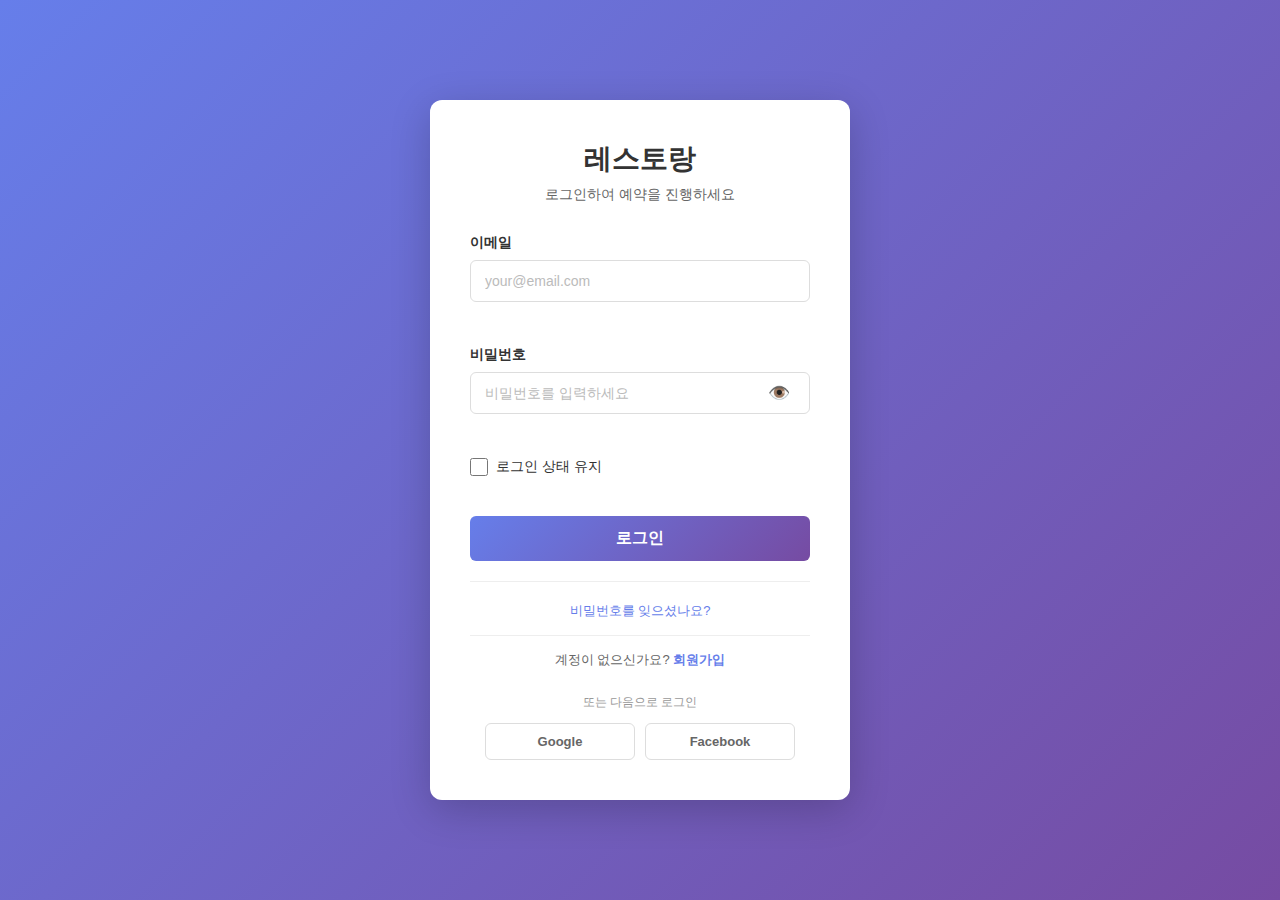
<file: 05.Restaurant Website/Resturant-web/login.html>
<!DOCTYPE html>
<html lang="ko">
<head>
    <meta charset="UTF-8">
    <meta name="viewport" content="width=device-width, initial-scale=1.0">
    <title>로그인 - 레스토랑</title>
    <link rel="stylesheet" href="css/login.css">
</head>
<body>
    <div class="login-container">
        <div class="login-wrapper">
            <div class="login-header">
                <h1>레스토랑</h1>
                <p>로그인하여 예약을 진행하세요</p>
            </div>

            <form id="loginForm" class="login-form">
                <div class="form-group">
                    <label for="email">이메일</label>
                    <input 
                        type="email" 
                        id="email" 
                        name="email" 
                        placeholder="your@email.com"
                        required
                    >
                    <span class="error-message" id="emailError"></span>
                </div>

                <div class="form-group">
                    <label for="password">비밀번호</label>
                    <div class="password-wrapper">
                        <input 
                            type="password" 
                            id="password" 
                            name="password" 
                            placeholder="비밀번호를 입력하세요"
                            required
                        >
                        <button type="button" class="toggle-password" id="togglePassword">
                            <span class="eye-icon">👁️</span>
                        </button>
                    </div>
                    <span class="error-message" id="passwordError"></span>
                </div>

                <div class="form-group checkbox">
                    <input 
                        type="checkbox" 
                        id="remember" 
                        name="remember"
                    >
                    <label for="remember">로그인 상태 유지</label>
                </div>

                <button type="submit" class="btn-login">로그인</button>
            </form>

            <div class="login-footer">
                <a href="#" class="link-forgot-password">비밀번호를 잊으셨나요?</a>
                <div class="divider"></div>
                <p class="signup-text">
                    계정이 없으신가요? 
                    <a href="#" class="link-signup">회원가입</a>
                </p>
            </div>

            <div class="social-login">
                <p class="social-text">또는 다음으로 로그인</p>
                <div class="social-buttons">
                    <button type="button" class="btn-social btn-google">
                        <span>Google</span>
                    </button>
                    <button type="button" class="btn-social btn-facebook">
                        <span>Facebook</span>
                    </button>
                </div>
            </div>
        </div>
    </div>

    <script src="js/login.js"></script>
</body>
</html>
</file>
<file: 05.Restaurant Website/Resturant-web/css/login.css>
/* ========================
   로그인 페이지 스타일
   ======================== */

* {
    margin: 0;
    padding: 0;
    box-sizing: border-box;
}

body {
    font-family: 'Segoe UI', Tahoma, Geneva, Verdana, sans-serif;
    background: linear-gradient(135deg, #667eea 0%, #764ba2 100%);
    min-height: 100vh;
    display: flex;
    justify-content: center;
    align-items: center;
    padding: 20px;
}

.login-container {
    width: 100%;
    max-width: 420px;
}

.login-wrapper {
    background: white;
    border-radius: 12px;
    box-shadow: 0 10px 40px rgba(0, 0, 0, 0.2);
    padding: 40px;
    animation: slideUp 0.5s ease-out;
}

@keyframes slideUp {
    from {
        opacity: 0;
        transform: translateY(30px);
    }
    to {
        opacity: 1;
        transform: translateY(0);
    }
}

/* ========================
   헤더 스타일
   ======================== */

.login-header {
    text-align: center;
    margin-bottom: 30px;
}

.login-header h1 {
    font-size: 28px;
    color: #333;
    margin-bottom: 8px;
}

.login-header p {
    font-size: 14px;
    color: #666;
}

/* ========================
   폼 스타일
   ======================== */

.login-form {
    display: flex;
    flex-direction: column;
    gap: 20px;
}

.form-group {
    display: flex;
    flex-direction: column;
    gap: 8px;
}

.form-group label {
    font-size: 14px;
    font-weight: 600;
    color: #333;
    cursor: pointer;
}

.form-group input[type="email"],
.form-group input[type="password"] {
    padding: 12px 14px;
    border: 1px solid #ddd;
    border-radius: 6px;
    font-size: 14px;
    transition: all 0.3s ease;
}

.form-group input[type="email"]:focus,
.form-group input[type="password"]:focus {
    outline: none;
    border-color: #667eea;
    box-shadow: 0 0 0 3px rgba(102, 126, 234, 0.1);
    background-color: #f8f9ff;
}

.form-group input[type="email"]::placeholder,
.form-group input[type="password"]::placeholder {
    color: #bbb;
}

/* 비밀번호 필드 래퍼 */
.password-wrapper {
    position: relative;
    display: flex;
    align-items: center;
}

.password-wrapper input {
    width: 100%;
    padding-right: 40px;
}

.toggle-password {
    position: absolute;
    right: 12px;
    background: none;
    border: none;
    cursor: pointer;
    font-size: 18px;
    padding: 8px;
    display: flex;
    align-items: center;
    justify-content: center;
    transition: transform 0.2s ease;
}

.toggle-password:hover {
    transform: scale(1.1);
}

/* 에러 메시지 */
.error-message {
    font-size: 12px;
    color: #e74c3c;
    min-height: 16px;
    display: block;
}

/* 체크박스 */
.form-group.checkbox {
    flex-direction: row;
    align-items: center;
    gap: 8px;
    margin-bottom: 10px;
}

.form-group.checkbox input[type="checkbox"] {
    width: 18px;
    height: 18px;
    cursor: pointer;
    accent-color: #667eea;
}

.form-group.checkbox label {
    margin: 0;
    font-weight: 400;
}

/* ========================
   버튼 스타일
   ======================== */

.btn-login {
    padding: 12px;
    background: linear-gradient(135deg, #667eea 0%, #764ba2 100%);
    color: white;
    border: none;
    border-radius: 6px;
    font-size: 16px;
    font-weight: 600;
    cursor: pointer;
    transition: all 0.3s ease;
    margin-top: 10px;
}

.btn-login:hover {
    transform: translateY(-2px);
    box-shadow: 0 8px 20px rgba(102, 126, 234, 0.4);
}

.btn-login:active {
    transform: translateY(0);
}

.btn-login:disabled {
    opacity: 0.6;
    cursor: not-allowed;
}

/* ========================
   로그인 푸터
   ======================== */

.login-footer {
    border-top: 1px solid #eee;
    padding-top: 20px;
    margin-top: 20px;
}

.link-forgot-password {
    display: block;
    text-align: center;
    font-size: 13px;
    color: #667eea;
    text-decoration: none;
    transition: color 0.3s ease;
    margin-bottom: 15px;
}

.link-forgot-password:hover {
    color: #764ba2;
    text-decoration: underline;
}

.divider {
    height: 1px;
    background: #eee;
    margin: 15px 0;
}

.signup-text {
    text-align: center;
    font-size: 13px;
    color: #666;
}

.link-signup {
    color: #667eea;
    text-decoration: none;
    font-weight: 600;
    transition: color 0.3s ease;
}

.link-signup:hover {
    color: #764ba2;
    text-decoration: underline;
}

/* ========================
   소셜 로그인
   ======================== */

.social-login {
    margin-top: 25px;
    text-align: center;
}

.social-text {
    font-size: 12px;
    color: #999;
    margin-bottom: 12px;
}

.social-buttons {
    display: flex;
    gap: 10px;
    justify-content: center;
}

.btn-social {
    flex: 1;
    max-width: 150px;
    padding: 10px;
    border: 1px solid #ddd;
    background: white;
    border-radius: 6px;
    font-size: 13px;
    font-weight: 600;
    color: #666;
    cursor: pointer;
    transition: all 0.3s ease;
}

.btn-social:hover {
    border-color: #667eea;
    color: #667eea;
    background: #f8f9ff;
}

.btn-google {
    /* Google 버튼 */
}

.btn-facebook {
    /* Facebook 버튼 */
}

/* ========================
   반응형 디자인
   ======================== */

@media (max-width: 480px) {
    .login-wrapper {
        padding: 30px 20px;
    }

    .login-header h1 {
        font-size: 24px;
    }

    .login-header p {
        font-size: 12px;
    }

    .social-buttons {
        flex-direction: column;
    }

    .btn-social {
        max-width: 100%;
    }
}

/* ========================
   로딩 상태
   ======================== */

.btn-login.loading {
    pointer-events: none;
    opacity: 0.7;
}

.btn-login.loading::after {
    content: '';
    display: inline-block;
    width: 14px;
    height: 14px;
    margin-left: 8px;
    border: 2px solid #fff;
    border-radius: 50%;
    border-top-color: transparent;
    animation: spin 0.6s linear infinite;
}

@keyframes spin {
    to {
        transform: rotate(360deg);
    }
}

/* ========================
   성공/실패 메시지
   ======================== */

.success-message {
    padding: 12px;
    background: #d4edda;
    border: 1px solid #c3e6cb;
    border-radius: 6px;
    color: #155724;
    font-size: 14px;
    margin-bottom: 15px;
    animation: slideDown 0.3s ease-out;
}

.error-alert {
    padding: 12px;
    background: #f8d7da;
    border: 1px solid #f5c6cb;
    border-radius: 6px;
    color: #721c24;
    font-size: 14px;
    margin-bottom: 15px;
    animation: slideDown 0.3s ease-out;
}

@keyframes slideDown {
    from {
        opacity: 0;
        transform: translateY(-10px);
    }
    to {
        opacity: 1;
        transform: translateY(0);
    }
}
</file>
